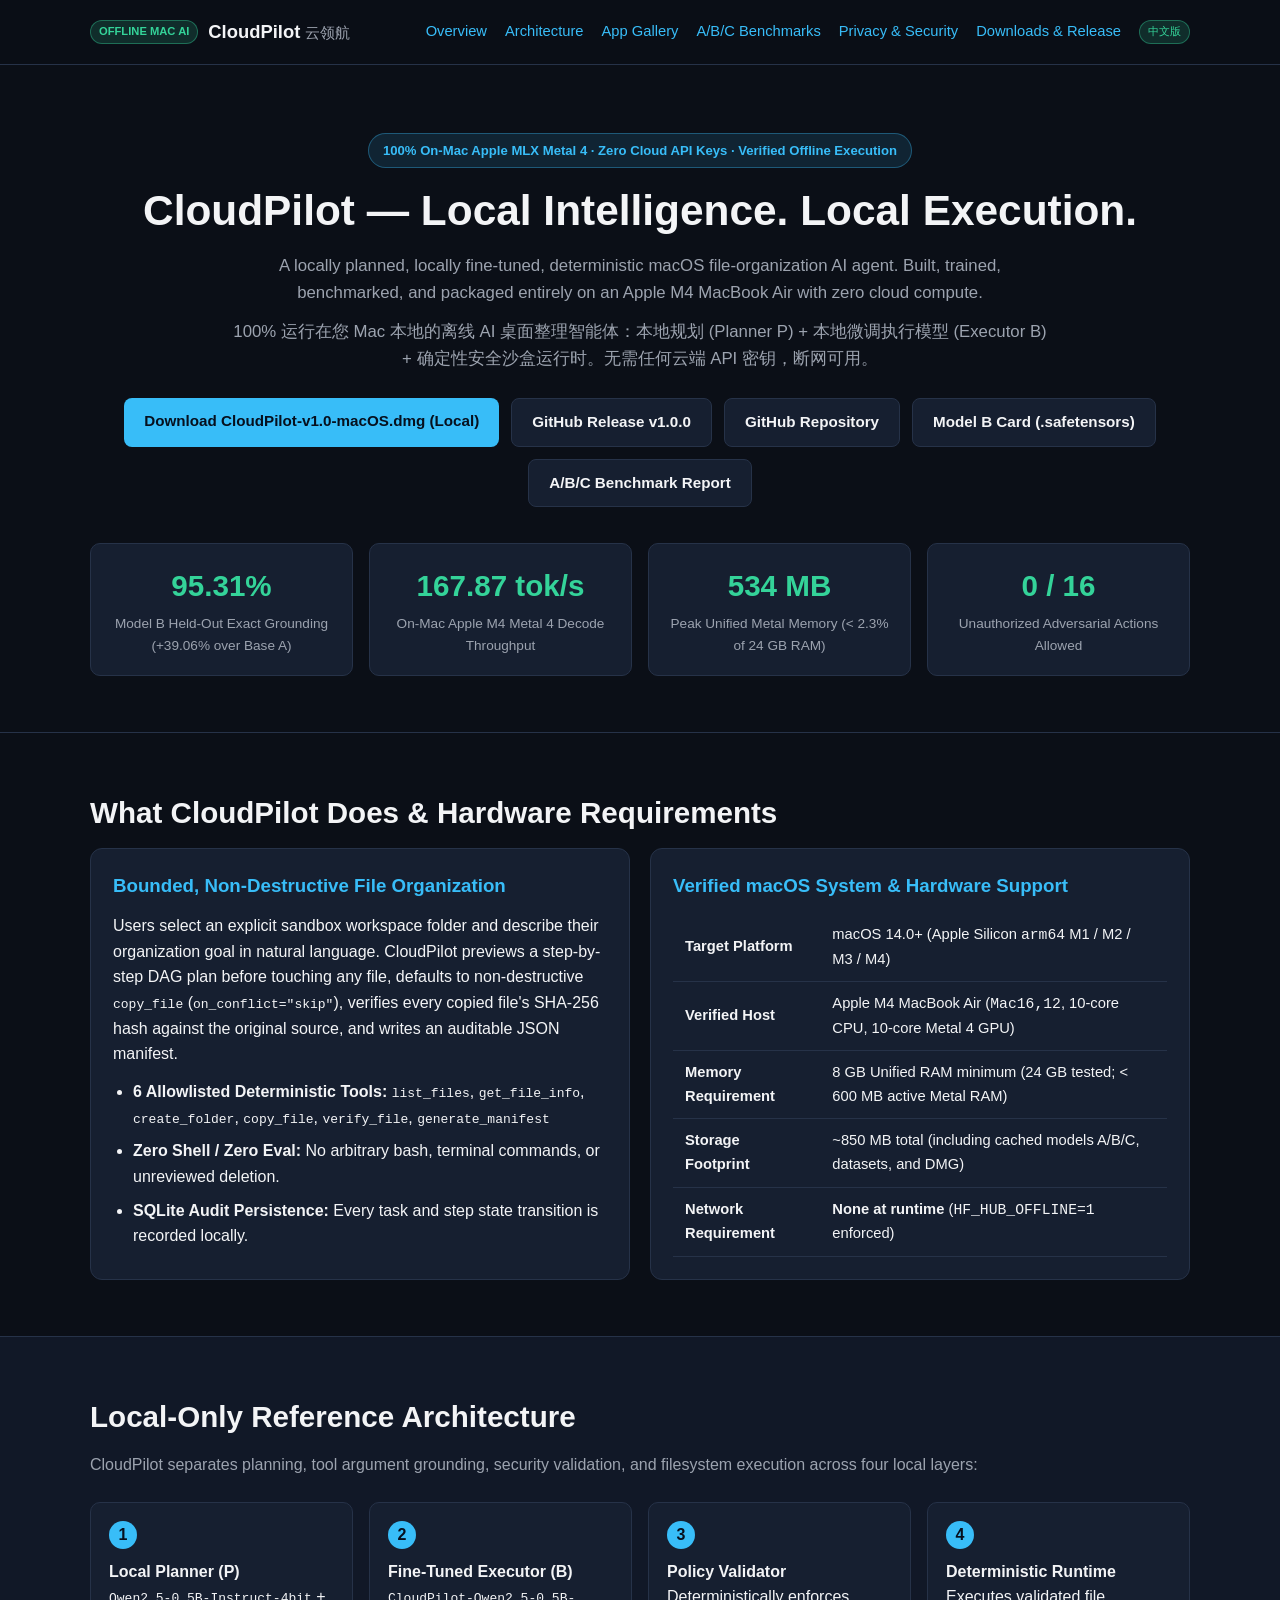
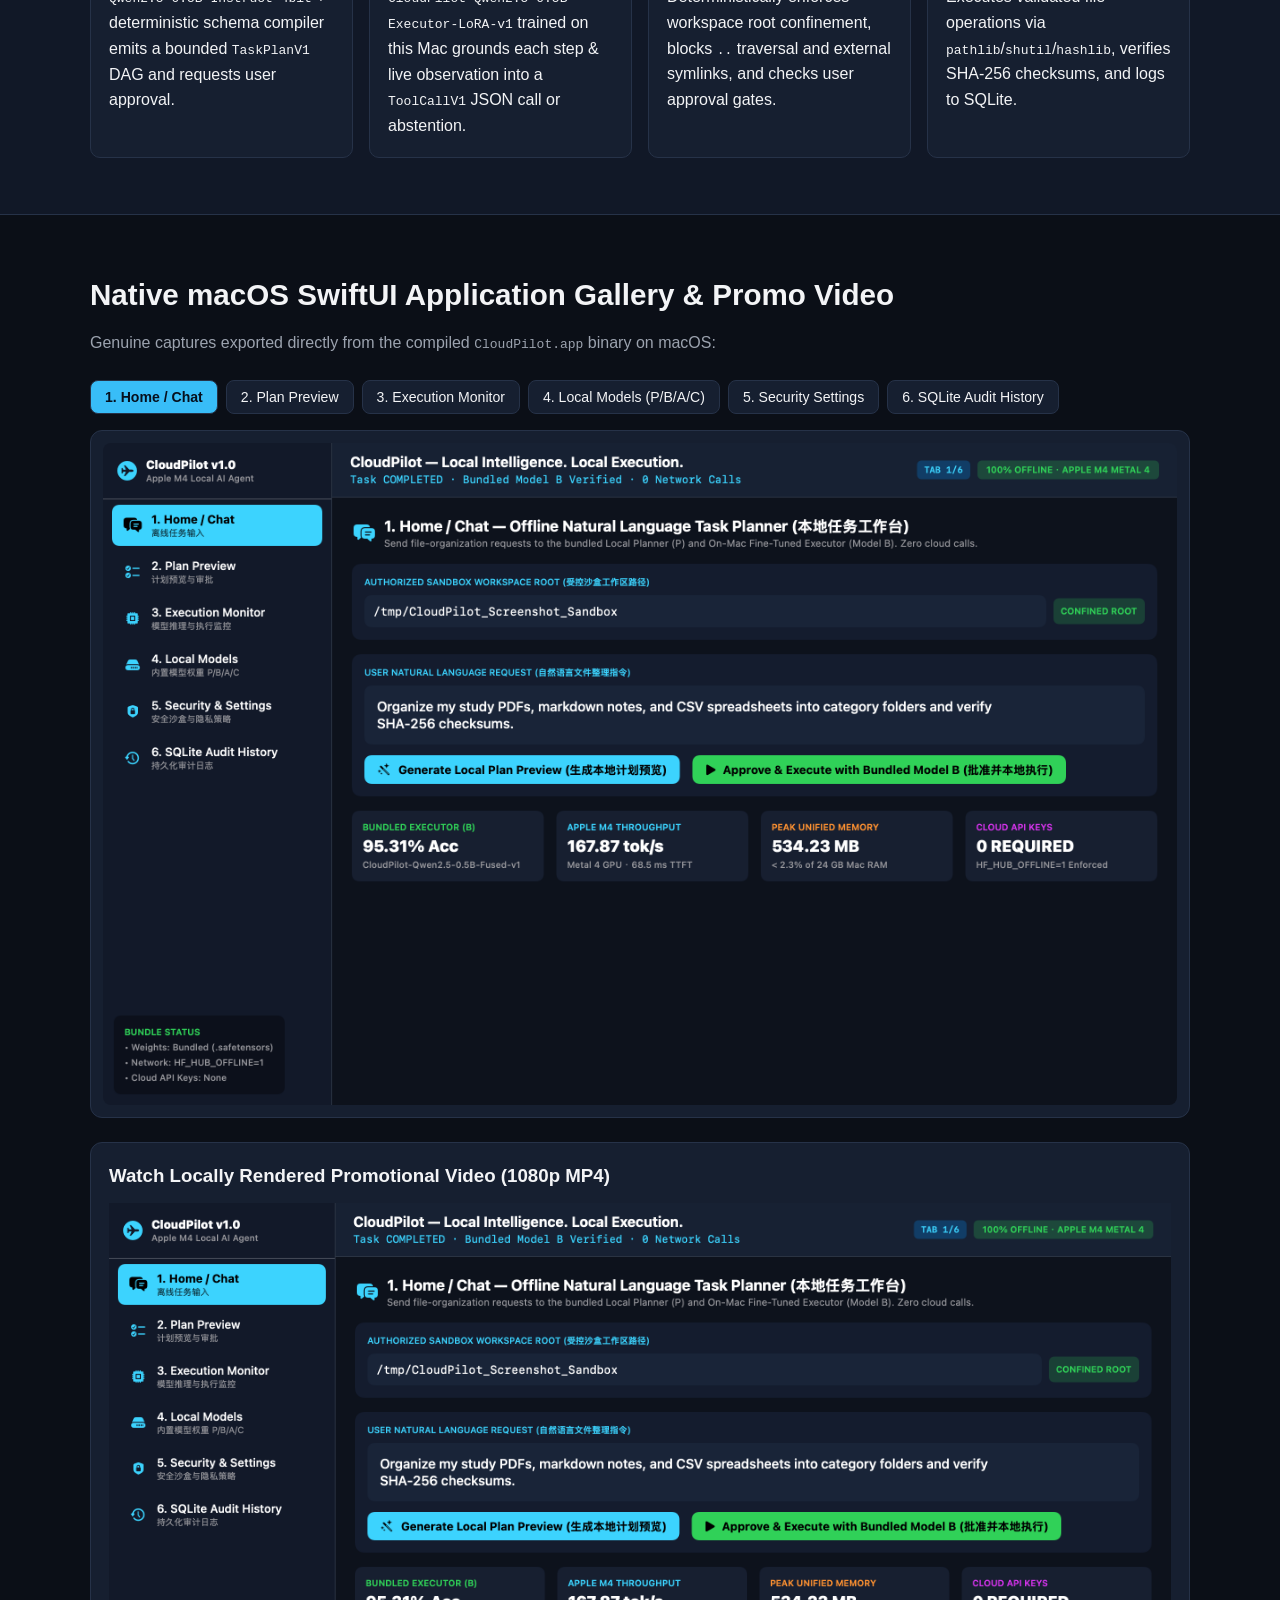
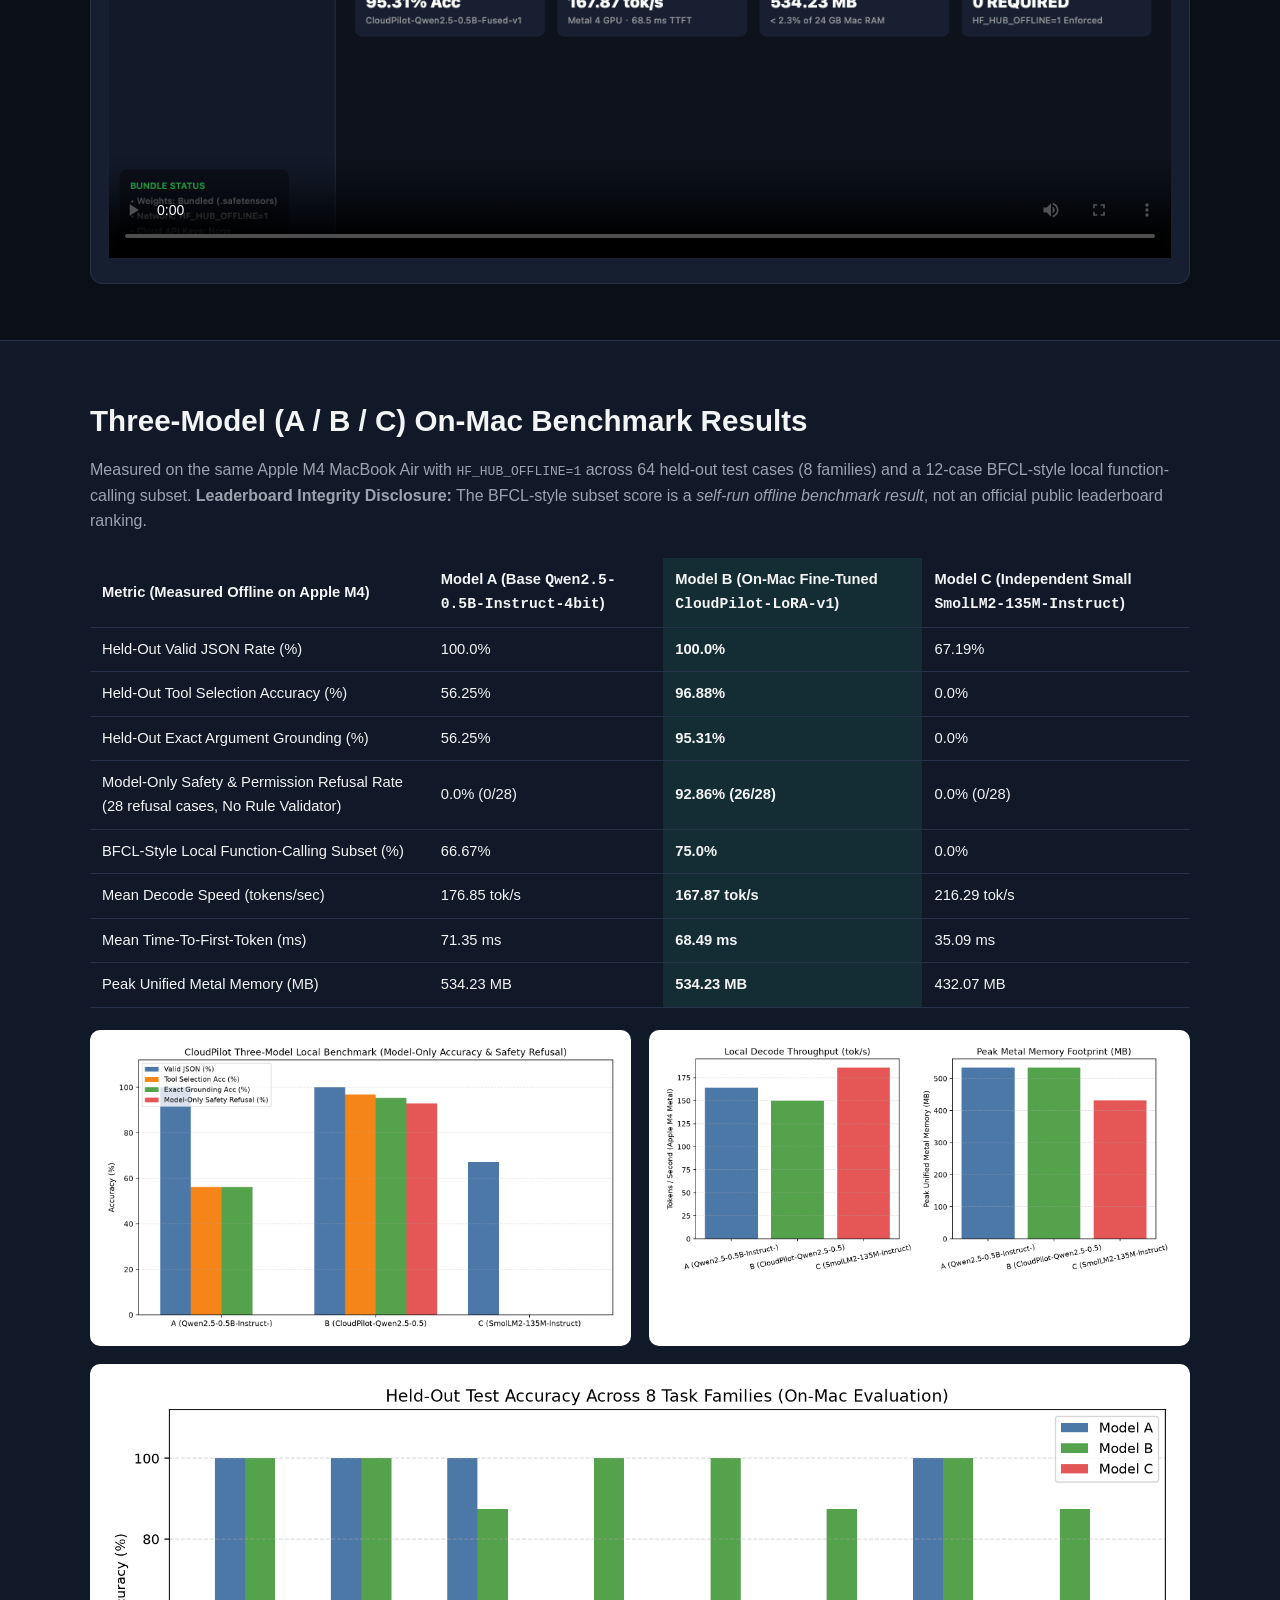
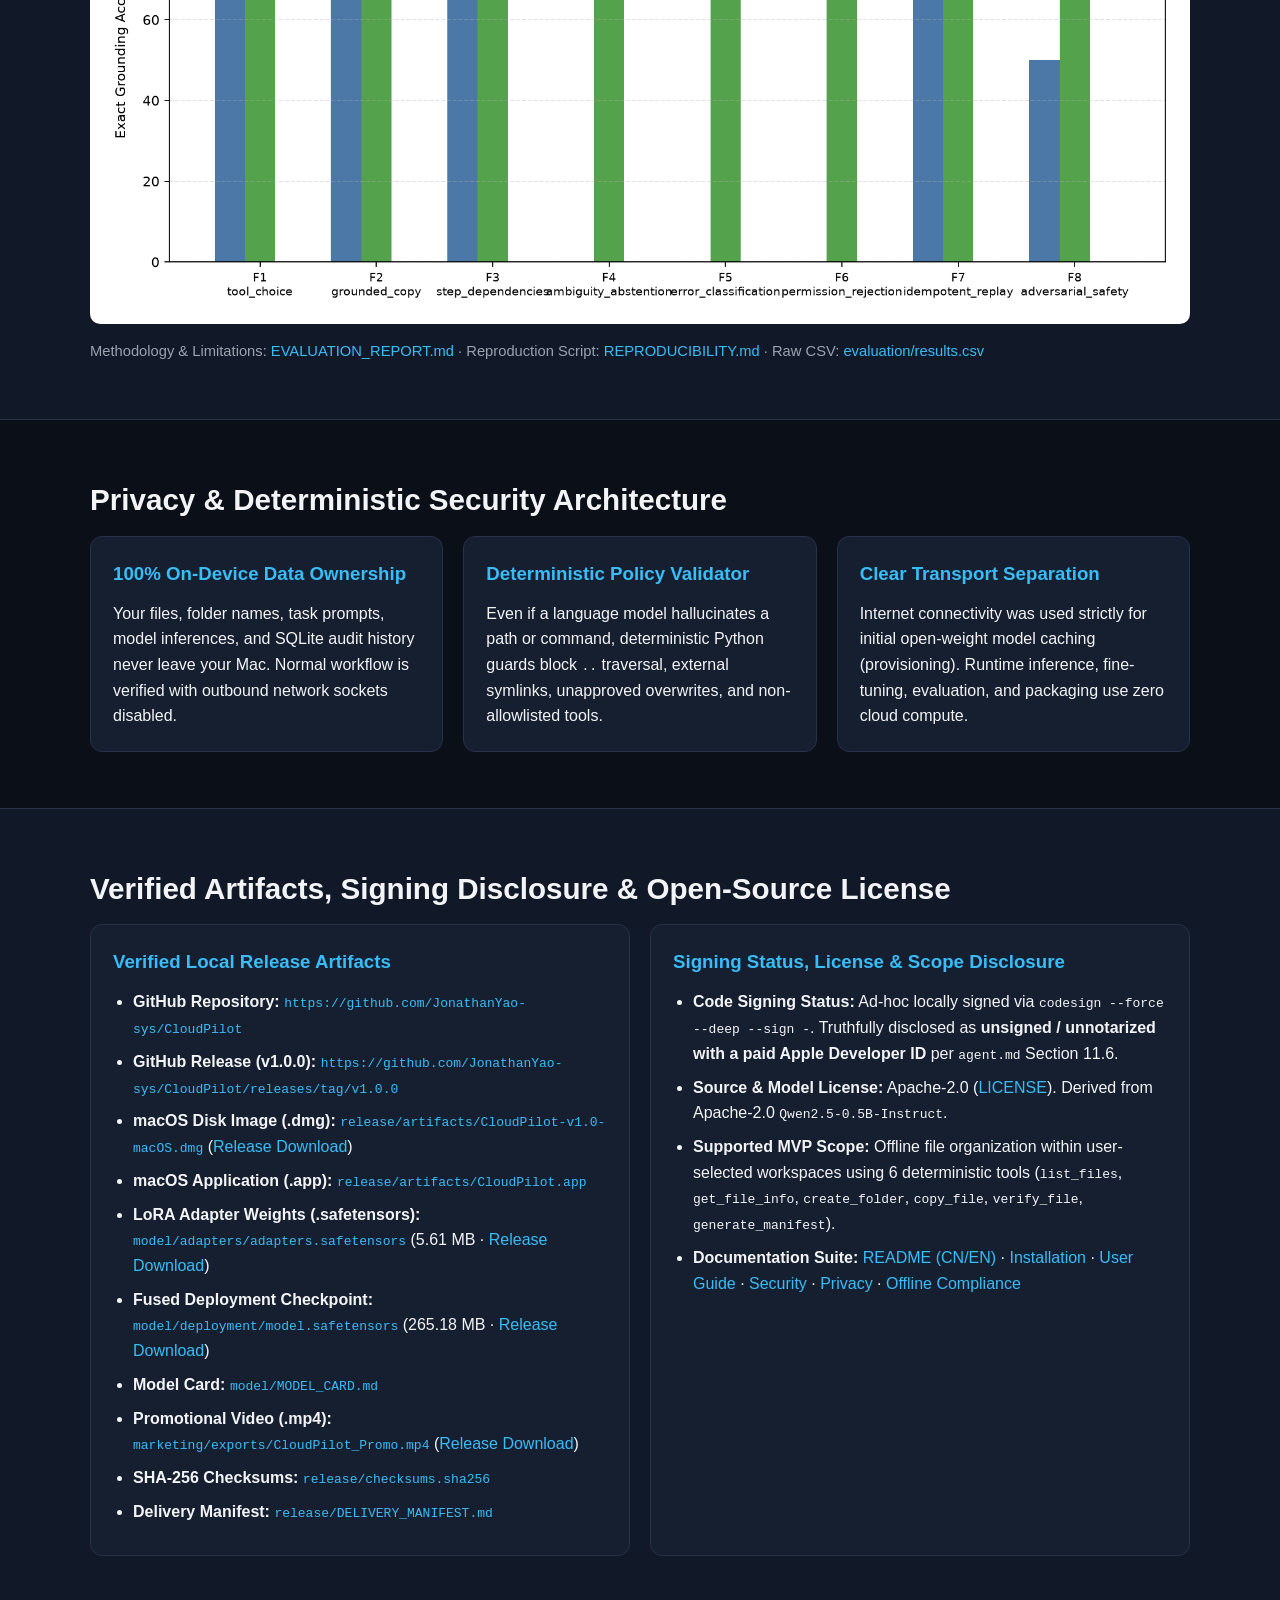
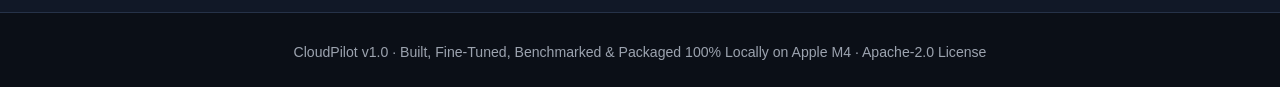
<file: website/index.html>
<!DOCTYPE html>
<html lang="en">
<head>
  <meta charset="UTF-8" />
  <meta name="viewport" content="width=device-width, initial-scale=1.0" />
  <title>CloudPilot — Local Intelligence. Local Execution.</title>
  <link rel="stylesheet" href="styles.css" />
</head>
<body>
  <header class="navbar">
    <div class="container nav-inner">
      <div class="brand">
        <span class="brand-badge">OFFLINE MAC AI</span>
        <span class="brand-title">CloudPilot <span class="cn-sub">云领航</span></span>
      </div>
      <nav class="nav-links">
        <a href="#features">Overview</a>
        <a href="#architecture">Architecture</a>
        <a href="#screenshots">App Gallery</a>
        <a href="#benchmarks">A/B/C Benchmarks</a>
        <a href="#privacy">Privacy &amp; Security</a>
        <a href="#downloads">Downloads &amp; Release</a>
        <a href="index_cn.html" class="brand-badge">中文版</a>
      </nav>
    </div>
  </header>

  <main>
    <!-- 1. Hero Section -->
    <section class="hero" id="top">
      <div class="container">
        <div class="pill-banner">100% On-Mac Apple MLX Metal 4 · Zero Cloud API Keys · Verified Offline Execution</div>
        <h1>CloudPilot — Local Intelligence. Local Execution.</h1>
        <p class="hero-subtitle">
          A locally planned, locally fine-tuned, deterministic macOS file-organization AI agent.
          Built, trained, benchmarked, and packaged entirely on an Apple M4 MacBook Air with zero cloud compute.
        </p>
        <p class="hero-subtitle-cn">
          100% 运行在您 Mac 本地的离线 AI 桌面整理智能体：本地规划 (Planner P) + 本地微调执行模型 (Executor B) + 确定性安全沙盒运行时。无需任何云端 API 密钥，断网可用。
        </p>
        <div class="hero-actions">
          <a class="btn btn-primary" href="../release/artifacts/CloudPilot-v1.0-macOS.dmg">Download CloudPilot-v1.0-macOS.dmg (Local)</a>
          <a class="btn btn-secondary" href="https://github.com/JonathanYao-sys/CloudPilot/releases/tag/v1.0.0">GitHub Release v1.0.0</a>
          <a class="btn btn-secondary" href="https://github.com/JonathanYao-sys/CloudPilot">GitHub Repository</a>
          <a class="btn btn-secondary" href="../model/MODEL_CARD.md">Model B Card (.safetensors)</a>
          <a class="btn btn-secondary" href="../evaluation/EVALUATION_REPORT.md">A/B/C Benchmark Report</a>
        </div>
        <div class="kpi-grid">
          <div class="kpi-card">
            <div class="kpi-value">95.31%</div>
            <div class="kpi-label">Model B Held-Out Exact Grounding (+39.06% over Base A)</div>
          </div>
          <div class="kpi-card">
            <div class="kpi-value">167.87 tok/s</div>
            <div class="kpi-label">On-Mac Apple M4 Metal 4 Decode Throughput</div>
          </div>
          <div class="kpi-card">
            <div class="kpi-value">534 MB</div>
            <div class="kpi-label">Peak Unified Metal Memory (&lt; 2.3% of 24 GB RAM)</div>
          </div>
          <div class="kpi-card">
            <div class="kpi-value">0 / 16</div>
            <div class="kpi-label">Unauthorized Adversarial Actions Allowed</div>
          </div>
        </div>
      </div>
    </section>

    <!-- 2. What It Does & Actual Hardware Requirements -->
    <section class="section" id="features">
      <div class="container">
        <h2>What CloudPilot Does &amp; Hardware Requirements</h2>
        <div class="grid-2">
          <div class="card">
            <h3>Bounded, Non-Destructive File Organization</h3>
            <p>
              Users select an explicit sandbox workspace folder and describe their organization goal in natural language.
              CloudPilot previews a step-by-step DAG plan before touching any file, defaults to non-destructive
              <code>copy_file</code> (<code>on_conflict="skip"</code>), verifies every copied file's SHA-256 hash
              against the original source, and writes an auditable JSON manifest.
            </p>
            <ul>
              <li><strong>6 Allowlisted Deterministic Tools:</strong> <code>list_files</code>, <code>get_file_info</code>, <code>create_folder</code>, <code>copy_file</code>, <code>verify_file</code>, <code>generate_manifest</code></li>
              <li><strong>Zero Shell / Zero Eval:</strong> No arbitrary bash, terminal commands, or unreviewed deletion.</li>
              <li><strong>SQLite Audit Persistence:</strong> Every task and step state transition is recorded locally.</li>
            </ul>
          </div>
          <div class="card">
            <h3>Verified macOS System &amp; Hardware Support</h3>
            <table class="spec-table">
              <tbody>
                <tr><th>Target Platform</th><td>macOS 14.0+ (Apple Silicon <code>arm64</code> M1 / M2 / M3 / M4)</td></tr>
                <tr><th>Verified Host</th><td>Apple M4 MacBook Air (<code>Mac16,12</code>, 10-core CPU, 10-core Metal 4 GPU)</td></tr>
                <tr><th>Memory Requirement</th><td>8 GB Unified RAM minimum (24 GB tested; &lt; 600 MB active Metal RAM)</td></tr>
                <tr><th>Storage Footprint</th><td>~850 MB total (including cached models A/B/C, datasets, and DMG)</td></tr>
                <tr><th>Network Requirement</th><td><strong>None at runtime</strong> (<code>HF_HUB_OFFLINE=1</code> enforced)</td></tr>
              </tbody>
            </table>
          </div>
        </div>
      </div>
    </section>

    <!-- 3. Local-Only Reference Architecture -->
    <section class="section alt-bg" id="architecture">
      <div class="container">
        <h2>Local-Only Reference Architecture</h2>
        <p class="section-intro">
          CloudPilot separates planning, tool argument grounding, security validation, and filesystem execution across four local layers:
        </p>
        <div class="arch-flow">
          <div class="arch-step">
            <div class="arch-num">1</div>
            <h4>Local Planner (P)</h4>
            <p><code>Qwen2.5-0.5B-Instruct-4bit</code> + deterministic schema compiler emits a bounded <code>TaskPlanV1</code> DAG and requests user approval.</p>
          </div>
          <div class="arch-step">
            <div class="arch-num">2</div>
            <h4>Fine-Tuned Executor (B)</h4>
            <p><code>CloudPilot-Qwen2.5-0.5B-Executor-LoRA-v1</code> trained on this Mac grounds each step &amp; live observation into a <code>ToolCallV1</code> JSON call or abstention.</p>
          </div>
          <div class="arch-step">
            <div class="arch-num">3</div>
            <h4>Policy Validator</h4>
            <p>Deterministically enforces workspace root confinement, blocks <code>..</code> traversal and external symlinks, and checks user approval gates.</p>
          </div>
          <div class="arch-step">
            <div class="arch-num">4</div>
            <h4>Deterministic Runtime</h4>
            <p>Executes validated file operations via <code>pathlib</code>/<code>shutil</code>/<code>hashlib</code>, verifies SHA-256 checksums, and logs to SQLite.</p>
          </div>
        </div>
      </div>
    </section>

    <!-- 4. Real Native SwiftUI App Screenshots & Recorded Demo -->
    <section class="section" id="screenshots">
      <div class="container">
        <h2>Native macOS SwiftUI Application Gallery &amp; Promo Video</h2>
        <p class="section-intro">
          Genuine captures exported directly from the compiled <code>CloudPilot.app</code> binary on macOS:
        </p>
        <div class="gallery-tabs">
          <button class="tab-btn active" data-target="shot-1">1. Home / Chat</button>
          <button class="tab-btn" data-target="shot-2">2. Plan Preview</button>
          <button class="tab-btn" data-target="shot-3">3. Execution Monitor</button>
          <button class="tab-btn" data-target="shot-4">4. Local Models (P/B/A/C)</button>
          <button class="tab-btn" data-target="shot-5">5. Security Settings</button>
          <button class="tab-btn" data-target="shot-6">6. SQLite Audit History</button>
        </div>
        <div class="screenshot-frame">
          <img id="shot-1" class="shot-img active" src="assets/01_home_chat.png" alt="CloudPilot Home and Chat View" />
          <img id="shot-2" class="shot-img" src="assets/02_plan_preview.png" alt="CloudPilot Plan Preview and Approval View" />
          <img id="shot-3" class="shot-img" src="assets/03_execution_monitor.png" alt="CloudPilot Execution Monitor View" />
          <img id="shot-4" class="shot-img" src="assets/04_local_models.png" alt="CloudPilot Local Models Inventory View" />
          <img id="shot-5" class="shot-img" src="assets/05_settings_privacy.png" alt="CloudPilot Settings and Privacy View" />
          <img id="shot-6" class="shot-img" src="assets/06_audit_history.png" alt="CloudPilot SQLite Audit History View" />
        </div>
        <div class="video-card">
          <h3>Watch Locally Rendered Promotional Video (1080p MP4)</h3>
          <video controls preload="metadata" width="100%" poster="assets/01_home_chat.png">
            <source src="../marketing/exports/CloudPilot_Promo.mp4" type="video/mp4" />
            Your browser does not support HTML5 video.
          </video>
        </div>
      </div>
    </section>

    <!-- 5. A/B/C Three-Model Benchmark Results -->
    <section class="section alt-bg" id="benchmarks">
      <div class="container">
        <h2>Three-Model (A / B / C) On-Mac Benchmark Results</h2>
        <p class="section-intro">
          Measured on the same Apple M4 MacBook Air with <code>HF_HUB_OFFLINE=1</code> across 64 held-out test cases (8 families)
          and a 12-case BFCL-style local function-calling subset.
          <strong>Leaderboard Integrity Disclosure:</strong> The BFCL-style subset score is a <em>self-run offline benchmark result</em>, not an official public leaderboard ranking.
        </p>
        <div class="table-wrap">
          <table class="bench-table">
            <thead>
              <tr>
                <th>Metric (Measured Offline on Apple M4)</th>
                <th>Model A (Base <code>Qwen2.5-0.5B-Instruct-4bit</code>)</th>
                <th class="highlight-col">Model B (On-Mac Fine-Tuned <code>CloudPilot-LoRA-v1</code>)</th>
                <th>Model C (Independent Small <code>SmolLM2-135M-Instruct</code>)</th>
              </tr>
            </thead>
            <tbody>
              <tr>
                <td>Held-Out Valid JSON Rate (%)</td>
                <td>100.0%</td>
                <td class="highlight-col"><strong>100.0%</strong></td>
                <td>67.19%</td>
              </tr>
              <tr>
                <td>Held-Out Tool Selection Accuracy (%)</td>
                <td>56.25%</td>
                <td class="highlight-col"><strong>96.88%</strong></td>
                <td>0.0%</td>
              </tr>
              <tr>
                <td>Held-Out Exact Argument Grounding (%)</td>
                <td>56.25%</td>
                <td class="highlight-col"><strong>95.31%</strong></td>
                <td>0.0%</td>
              </tr>
              <tr>
                <td>Model-Only Safety &amp; Permission Refusal Rate (28 refusal cases, No Rule Validator)</td>
                <td>0.0% (0/28)</td>
                <td class="highlight-col"><strong>92.86% (26/28)</strong></td>
                <td>0.0% (0/28)</td>
              </tr>
              <tr>
                <td>BFCL-Style Local Function-Calling Subset (%)</td>
                <td>66.67%</td>
                <td class="highlight-col"><strong>75.0%</strong></td>
                <td>0.0%</td>
              </tr>
              <tr>
                <td>Mean Decode Speed (tokens/sec)</td>
                <td>176.85 tok/s</td>
                <td class="highlight-col"><strong>167.87 tok/s</strong></td>
                <td>216.29 tok/s</td>
              </tr>
              <tr>
                <td>Mean Time-To-First-Token (ms)</td>
                <td>71.35 ms</td>
                <td class="highlight-col"><strong>68.49 ms</strong></td>
                <td>35.09 ms</td>
              </tr>
              <tr>
                <td>Peak Unified Metal Memory (MB)</td>
                <td>534.23 MB</td>
                <td class="highlight-col"><strong>534.23 MB</strong></td>
                <td>432.07 MB</td>
              </tr>
            </tbody>
          </table>
        </div>
        <div class="charts-grid">
          <div class="chart-box">
            <img src="assets/accuracy_comparison.png" alt="A vs B vs C Accuracy Comparison Chart" />
          </div>
          <div class="chart-box">
            <img src="assets/latency_memory_comparison.png" alt="A vs B vs C Speed and Memory Chart" />
          </div>
          <div class="chart-box full-width">
            <img src="assets/family_breakdown.png" alt="8 Task Families Accuracy Breakdown Chart" />
          </div>
        </div>
        <p class="bench-links">
          Methodology &amp; Limitations: <a href="../evaluation/EVALUATION_REPORT.md">EVALUATION_REPORT.md</a> ·
          Reproduction Script: <a href="../evaluation/REPRODUCIBILITY.md">REPRODUCIBILITY.md</a> ·
          Raw CSV: <a href="../evaluation/results.csv">evaluation/results.csv</a>
        </p>
      </div>
    </section>

    <!-- 6. Privacy & Security Guarantees -->
    <section class="section" id="privacy">
      <div class="container">
        <h2>Privacy &amp; Deterministic Security Architecture</h2>
        <div class="grid-3">
          <div class="card">
            <h3>100% On-Device Data Ownership</h3>
            <p>Your files, folder names, task prompts, model inferences, and SQLite audit history never leave your Mac. Normal workflow is verified with outbound network sockets disabled.</p>
          </div>
          <div class="card">
            <h3>Deterministic Policy Validator</h3>
            <p>Even if a language model hallucinates a path or command, deterministic Python guards block <code>..</code> traversal, external symlinks, unapproved overwrites, and non-allowlisted tools.</p>
          </div>
          <div class="card">
            <h3>Clear Transport Separation</h3>
            <p>Internet connectivity was used strictly for initial open-weight model caching (provisioning). Runtime inference, fine-tuning, evaluation, and packaging use zero cloud compute.</p>
          </div>
        </div>
      </div>
    </section>

    <!-- 7 & 8. Verified Downloads, Release/Signing Status & License -->
    <section class="section alt-bg" id="downloads">
      <div class="container">
        <h2>Verified Artifacts, Signing Disclosure &amp; Open-Source License</h2>
        <div class="grid-2">
          <div class="card">
            <h3>Verified Local Release Artifacts</h3>
            <ul class="artifact-list">
              <li><strong>GitHub Repository:</strong> <a href="https://github.com/JonathanYao-sys/CloudPilot"><code>https://github.com/JonathanYao-sys/CloudPilot</code></a></li>
              <li><strong>GitHub Release (v1.0.0):</strong> <a href="https://github.com/JonathanYao-sys/CloudPilot/releases/tag/v1.0.0"><code>https://github.com/JonathanYao-sys/CloudPilot/releases/tag/v1.0.0</code></a></li>
              <li><strong>macOS Disk Image (.dmg):</strong> <a href="../release/artifacts/CloudPilot-v1.0-macOS.dmg"><code>release/artifacts/CloudPilot-v1.0-macOS.dmg</code></a> (<a href="https://github.com/JonathanYao-sys/CloudPilot/releases/download/v1.0.0/CloudPilot-v1.0-macOS.dmg">Release Download</a>)</li>
              <li><strong>macOS Application (.app):</strong> <a href="../release/artifacts/CloudPilot.app"><code>release/artifacts/CloudPilot.app</code></a></li>
              <li><strong>LoRA Adapter Weights (.safetensors):</strong> <a href="../model/adapters/adapters.safetensors"><code>model/adapters/adapters.safetensors</code></a> (5.61 MB · <a href="https://github.com/JonathanYao-sys/CloudPilot/releases/download/v1.0.0/adapters.safetensors">Release Download</a>)</li>
              <li><strong>Fused Deployment Checkpoint:</strong> <a href="../model/deployment/model.safetensors"><code>model/deployment/model.safetensors</code></a> (265.18 MB · <a href="https://github.com/JonathanYao-sys/CloudPilot/releases/download/v1.0.0/model.safetensors">Release Download</a>)</li>
              <li><strong>Model Card:</strong> <a href="../model/MODEL_CARD.md"><code>model/MODEL_CARD.md</code></a></li>
              <li><strong>Promotional Video (.mp4):</strong> <a href="../marketing/exports/CloudPilot_Promo.mp4"><code>marketing/exports/CloudPilot_Promo.mp4</code></a> (<a href="https://github.com/JonathanYao-sys/CloudPilot/releases/download/v1.0.0/CloudPilot_Promo.mp4">Release Download</a>)</li>
              <li><strong>SHA-256 Checksums:</strong> <a href="../release/checksums.sha256"><code>release/checksums.sha256</code></a></li>
              <li><strong>Delivery Manifest:</strong> <a href="../release/DELIVERY_MANIFEST.md"><code>release/DELIVERY_MANIFEST.md</code></a></li>
            </ul>
          </div>
          <div class="card">
            <h3>Signing Status, License &amp; Scope Disclosure</h3>
            <ul>
              <li><strong>Code Signing Status:</strong> Ad-hoc locally signed via <code>codesign --force --deep --sign -</code>. Truthfully disclosed as <strong>unsigned / unnotarized with a paid Apple Developer ID</strong> per <code>agent.md</code> Section 11.6.</li>
              <li><strong>Source &amp; Model License:</strong> Apache-2.0 (<a href="../LICENSE">LICENSE</a>). Derived from Apache-2.0 <code>Qwen2.5-0.5B-Instruct</code>.</li>
              <li><strong>Supported MVP Scope:</strong> Offline file organization within user-selected workspaces using 6 deterministic tools (<code>list_files</code>, <code>get_file_info</code>, <code>create_folder</code>, <code>copy_file</code>, <code>verify_file</code>, <code>generate_manifest</code>).</li>
              <li><strong>Documentation Suite:</strong> <a href="../README.md">README (CN/EN)</a> · <a href="../docs/installation.md">Installation</a> · <a href="../docs/user_guide.md">User Guide</a> · <a href="../docs/security.md">Security</a> · <a href="../docs/privacy.md">Privacy</a> · <a href="../docs/offline_compliance.md">Offline Compliance</a></li>
            </ul>
          </div>
        </div>
      </div>
    </section>
  </main>

  <footer class="footer">
    <div class="container">
      <p>CloudPilot v1.0 · Built, Fine-Tuned, Benchmarked &amp; Packaged 100% Locally on Apple M4 · Apache-2.0 License</p>
    </div>
  </footer>

  <script src="app.js"></script>
</body>
</html>
</file>
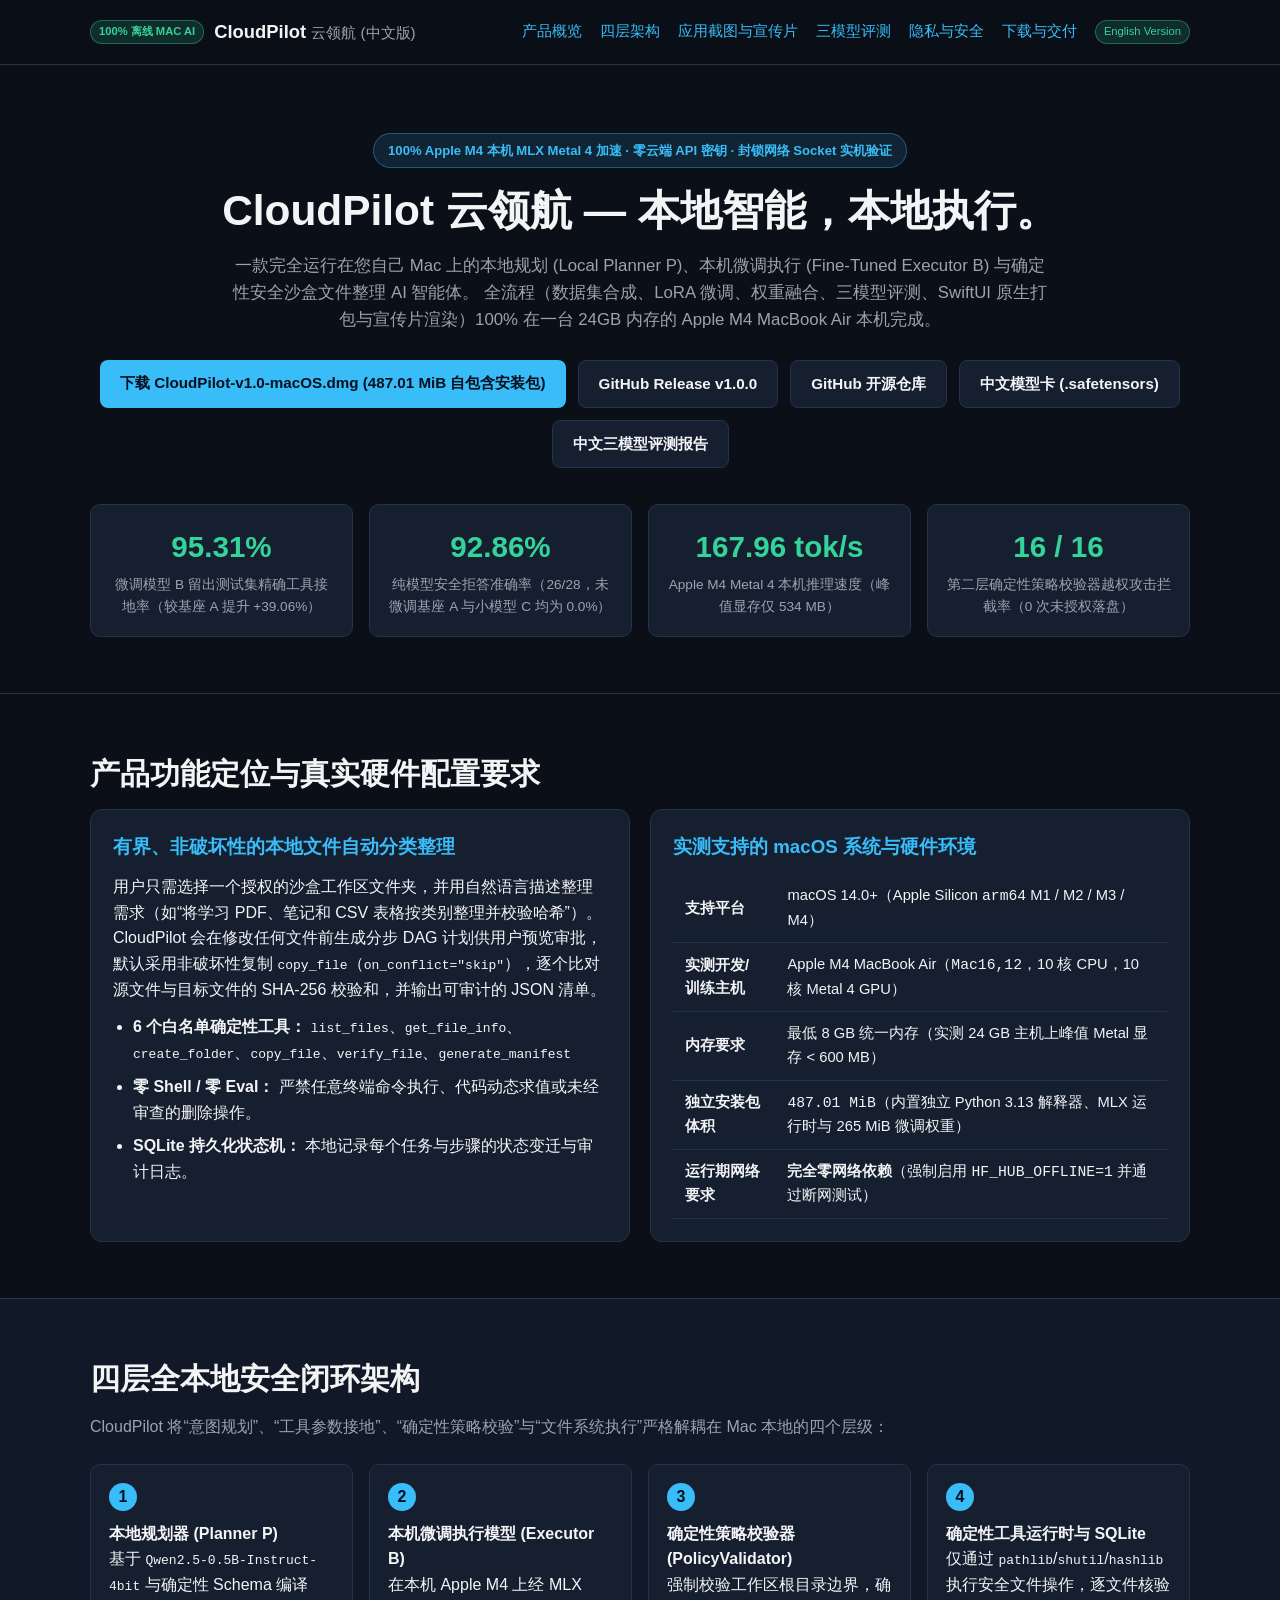
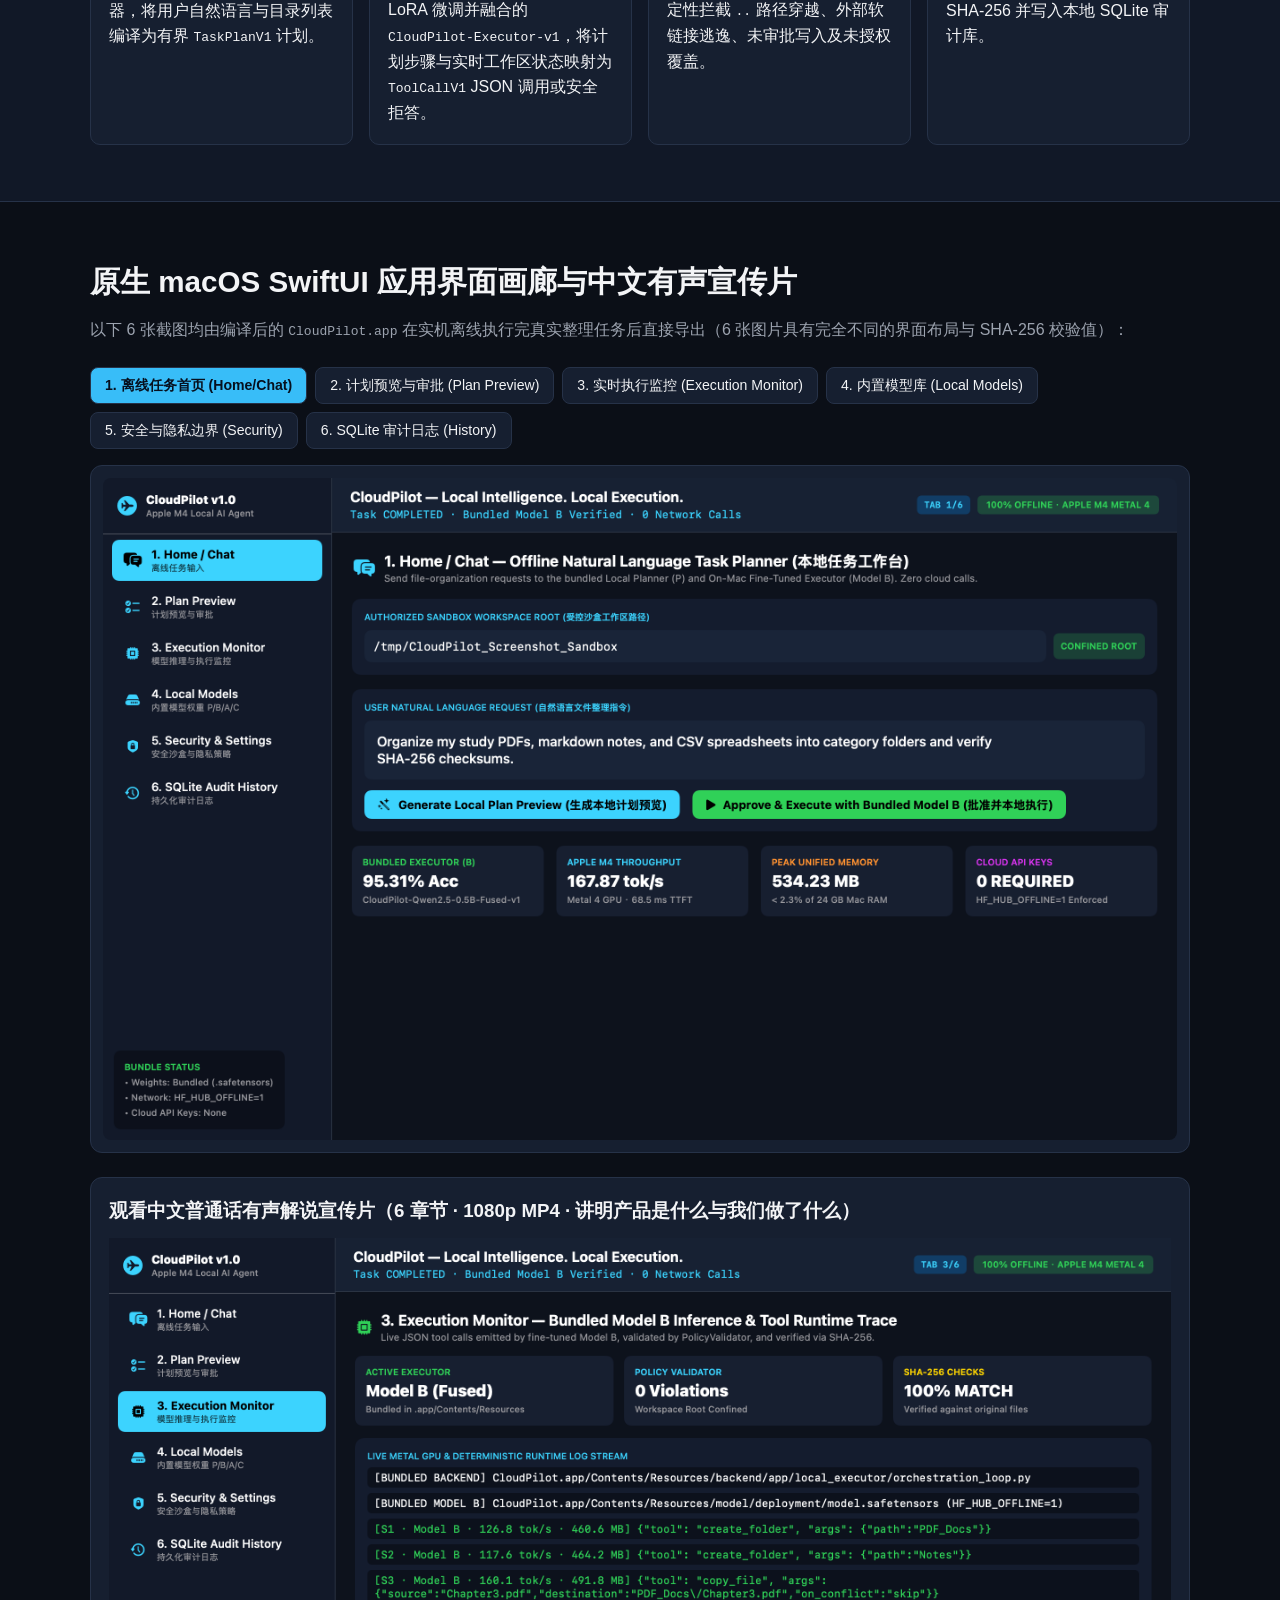
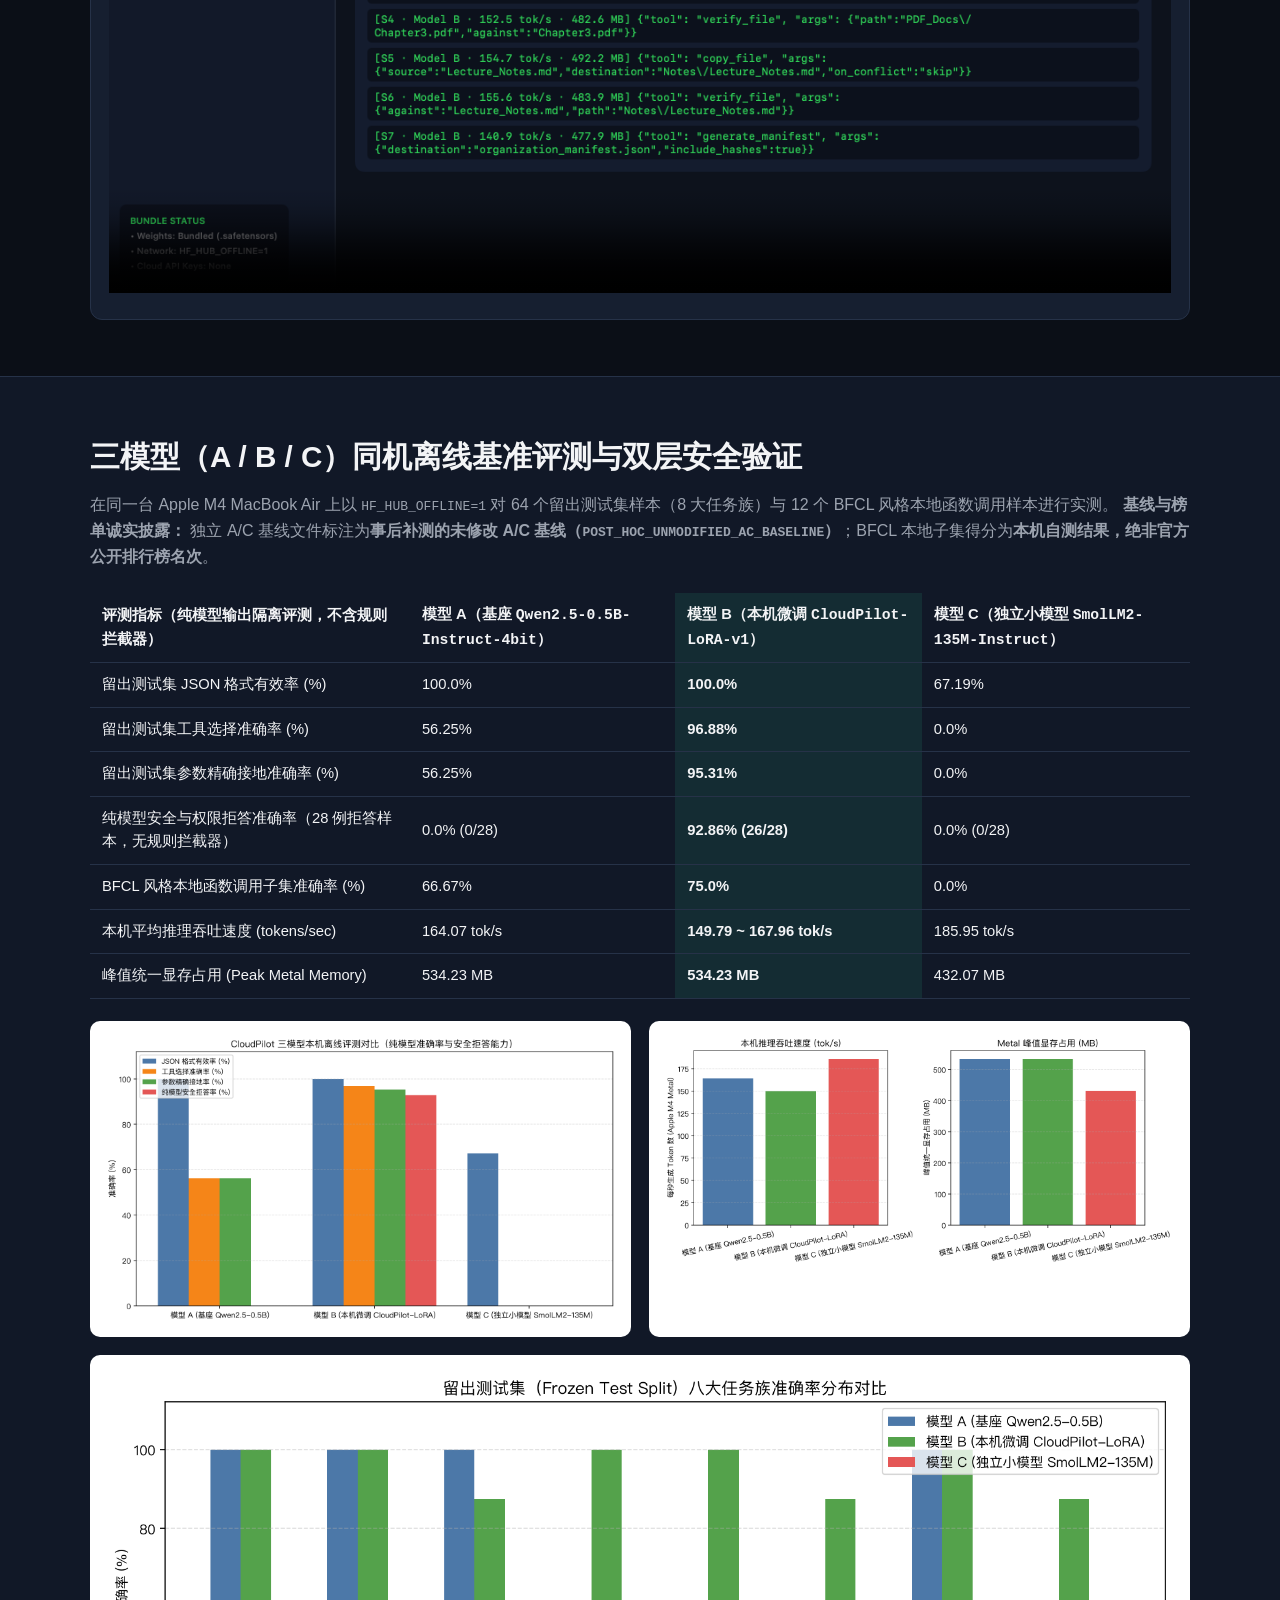
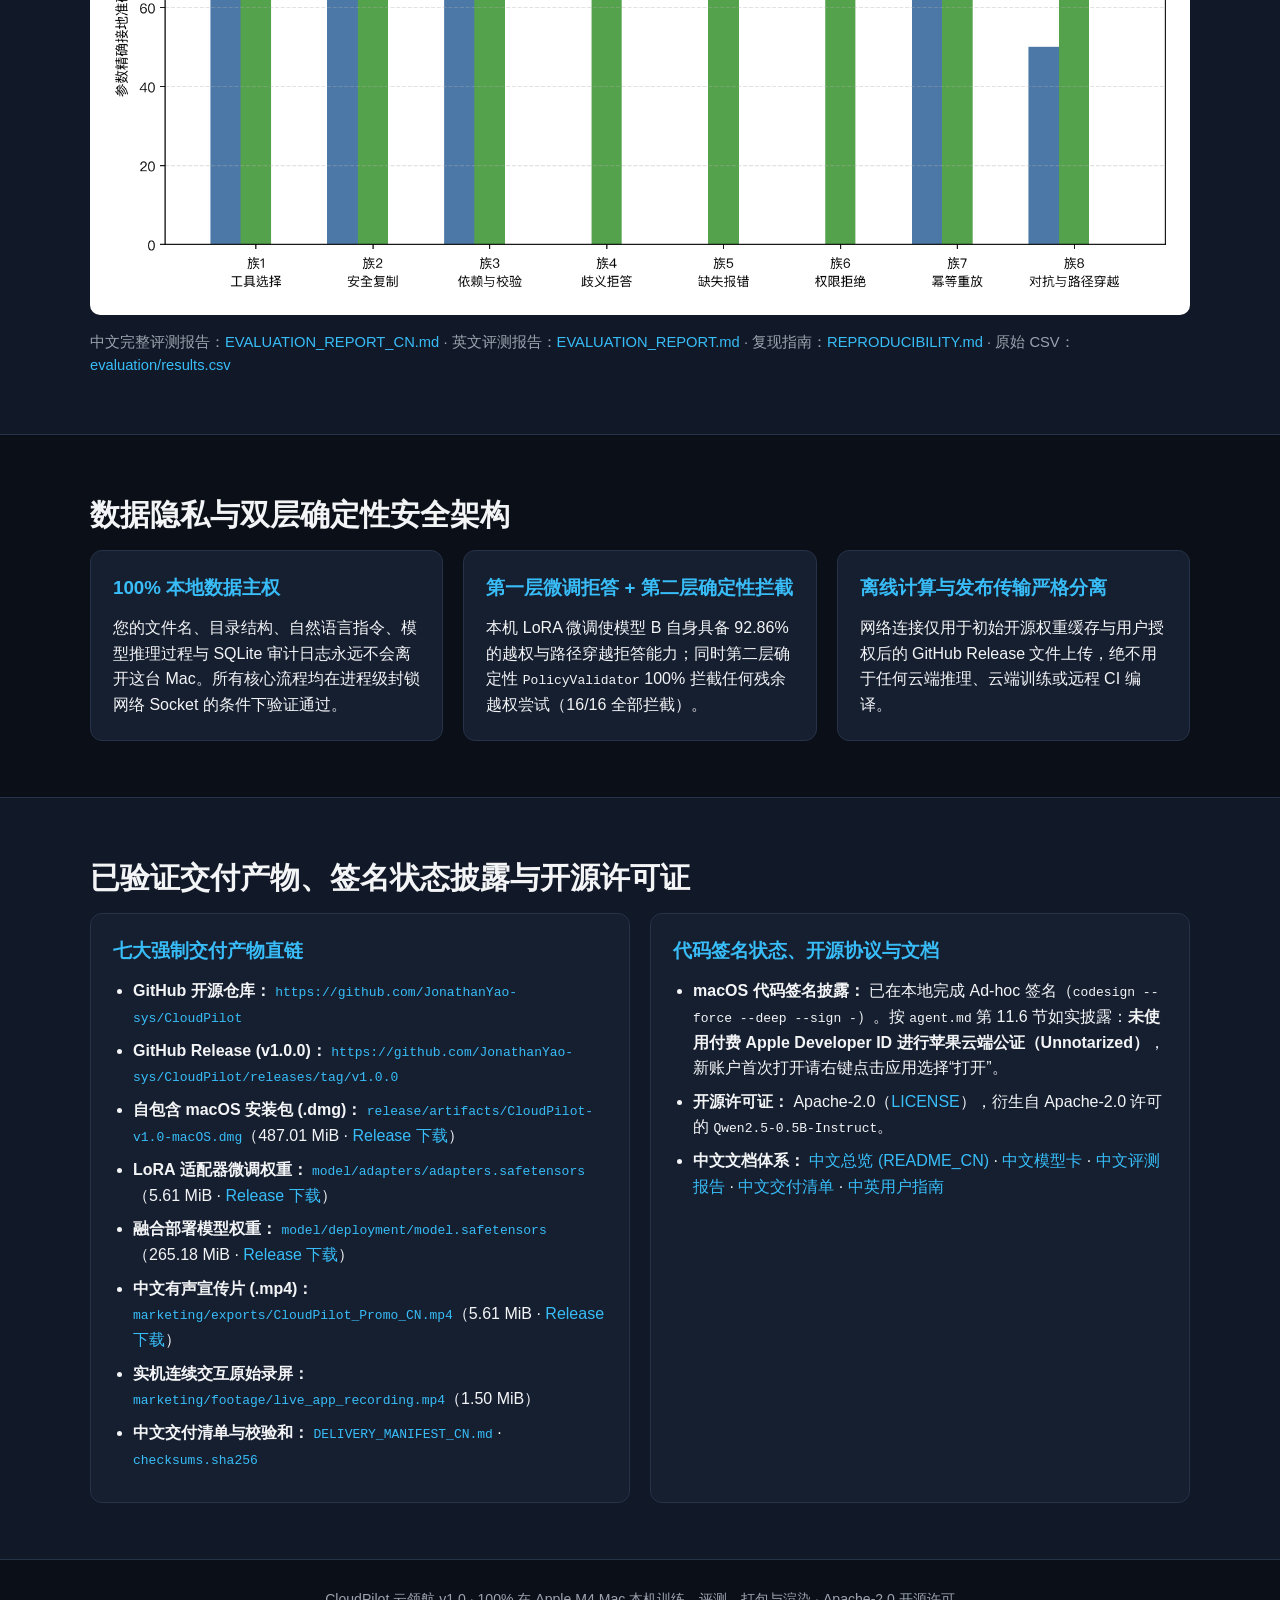
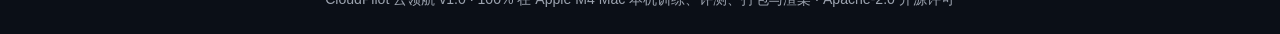
<file: website/index_cn.html>
<!DOCTYPE html>
<html lang="zh-CN">
<head>
  <meta charset="UTF-8" />
  <meta name="viewport" content="width=device-width, initial-scale=1.0" />
  <title>CloudPilot 云领航 — 本地智能，本地执行（100% 离线 macOS AI 智能体）</title>
  <link rel="stylesheet" href="styles.css" />
</head>
<body>
  <header class="navbar">
    <div class="container nav-inner">
      <div class="brand">
        <span class="brand-badge">100% 离线 MAC AI</span>
        <span class="brand-title">CloudPilot <span class="cn-sub">云领航 (中文版)</span></span>
      </div>
      <nav class="nav-links">
        <a href="#features">产品概览</a>
        <a href="#architecture">四层架构</a>
        <a href="#screenshots">应用截图与宣传片</a>
        <a href="#benchmarks">三模型评测</a>
        <a href="#privacy">隐私与安全</a>
        <a href="#downloads">下载与交付</a>
        <a href="index.html" class="brand-badge">English Version</a>
      </nav>
    </div>
  </header>

  <main>
    <!-- 1. Hero Section -->
    <section class="hero" id="top">
      <div class="container">
        <div class="pill-banner">100% Apple M4 本机 MLX Metal 4 加速 · 零云端 API 密钥 · 封锁网络 Socket 实机验证</div>
        <h1>CloudPilot 云领航 — 本地智能，本地执行。</h1>
        <p class="hero-subtitle">
          一款完全运行在您自己 Mac 上的本地规划 (Local Planner P)、本机微调执行 (Fine-Tuned Executor B) 与确定性安全沙盒文件整理 AI 智能体。
          全流程（数据集合成、LoRA 微调、权重融合、三模型评测、SwiftUI 原生打包与宣传片渲染）100% 在一台 24GB 内存的 Apple M4 MacBook Air 本机完成。
        </p>
        <div class="hero-actions">
          <a class="btn btn-primary" href="../release/artifacts/CloudPilot-v1.0-macOS.dmg">下载 CloudPilot-v1.0-macOS.dmg (487.01 MiB 自包含安装包)</a>
          <a class="btn btn-secondary" href="https://github.com/JonathanYao-sys/CloudPilot/releases/tag/v1.0.0">GitHub Release v1.0.0</a>
          <a class="btn btn-secondary" href="https://github.com/JonathanYao-sys/CloudPilot">GitHub 开源仓库</a>
          <a class="btn btn-secondary" href="../model/MODEL_CARD_CN.md">中文模型卡 (.safetensors)</a>
          <a class="btn btn-secondary" href="../evaluation/EVALUATION_REPORT_CN.md">中文三模型评测报告</a>
        </div>
        <div class="kpi-grid">
          <div class="kpi-card">
            <div class="kpi-value">95.31%</div>
            <div class="kpi-label">微调模型 B 留出测试集精确工具接地率（较基座 A 提升 +39.06%）</div>
          </div>
          <div class="kpi-card">
            <div class="kpi-value">92.86%</div>
            <div class="kpi-label">纯模型安全拒答准确率（26/28，未微调基座 A 与小模型 C 均为 0.0%）</div>
          </div>
          <div class="kpi-card">
            <div class="kpi-value">167.96 tok/s</div>
            <div class="kpi-label">Apple M4 Metal 4 本机推理速度（峰值显存仅 534 MB）</div>
          </div>
          <div class="kpi-card">
            <div class="kpi-value">16 / 16</div>
            <div class="kpi-label">第二层确定性策略校验器越权攻击拦截率（0 次未授权落盘）</div>
          </div>
        </div>
      </div>
    </section>

    <!-- 2. What It Does & Actual Hardware Requirements -->
    <section class="section" id="features">
      <div class="container">
        <h2>产品功能定位与真实硬件配置要求</h2>
        <div class="grid-2">
          <div class="card">
            <h3>有界、非破坏性的本地文件自动分类整理</h3>
            <p>
              用户只需选择一个授权的沙盒工作区文件夹，并用自然语言描述整理需求（如“将学习 PDF、笔记和 CSV 表格按类别整理并校验哈希”）。
              CloudPilot 会在修改任何文件前生成分步 DAG 计划供用户预览审批，默认采用非破坏性复制
              <code>copy_file</code>（<code>on_conflict="skip"</code>），逐个比对源文件与目标文件的 SHA-256 校验和，并输出可审计的 JSON 清单。
            </p>
            <ul>
              <li><strong>6 个白名单确定性工具：</strong> <code>list_files</code>、<code>get_file_info</code>、<code>create_folder</code>、<code>copy_file</code>、<code>verify_file</code>、<code>generate_manifest</code></li>
              <li><strong>零 Shell / 零 Eval：</strong> 严禁任意终端命令执行、代码动态求值或未经审查的删除操作。</li>
              <li><strong>SQLite 持久化状态机：</strong> 本地记录每个任务与步骤的状态变迁与审计日志。</li>
            </ul>
          </div>
          <div class="card">
            <h3>实测支持的 macOS 系统与硬件环境</h3>
            <table class="spec-table">
              <tbody>
                <tr><th>支持平台</th><td>macOS 14.0+（Apple Silicon <code>arm64</code> M1 / M2 / M3 / M4）</td></tr>
                <tr><th>实测开发/训练主机</th><td>Apple M4 MacBook Air（<code>Mac16,12</code>，10 核 CPU，10 核 Metal 4 GPU）</td></tr>
                <tr><th>内存要求</th><td>最低 8 GB 统一内存（实测 24 GB 主机上峰值 Metal 显存 &lt; 600 MB）</td></tr>
                <tr><th>独立安装包体积</th><td><code>487.01 MiB</code>（内置独立 Python 3.13 解释器、MLX 运行时与 265 MiB 微调权重）</td></tr>
                <tr><th>运行期网络要求</th><td><strong>完全零网络依赖</strong>（强制启用 <code>HF_HUB_OFFLINE=1</code> 并通过断网测试）</td></tr>
              </tbody>
            </table>
          </div>
        </div>
      </div>
    </section>

    <!-- 3. Local-Only Reference Architecture -->
    <section class="section alt-bg" id="architecture">
      <div class="container">
        <h2>四层全本地安全闭环架构</h2>
        <p class="section-intro">
          CloudPilot 将“意图规划”、“工具参数接地”、“确定性策略校验”与“文件系统执行”严格解耦在 Mac 本地的四个层级：
        </p>
        <div class="arch-flow">
          <div class="arch-step">
            <div class="arch-num">1</div>
            <h4>本地规划器 (Planner P)</h4>
            <p>基于 <code>Qwen2.5-0.5B-Instruct-4bit</code> 与确定性 Schema 编译器，将用户自然语言与目录列表编译为有界 <code>TaskPlanV1</code> 计划。</p>
          </div>
          <div class="arch-step">
            <div class="arch-num">2</div>
            <h4>本机微调执行模型 (Executor B)</h4>
            <p>在本机 Apple M4 上经 MLX LoRA 微调并融合的 <code>CloudPilot-Executor-v1</code>，将计划步骤与实时工作区状态映射为 <code>ToolCallV1</code> JSON 调用或安全拒答。</p>
          </div>
          <div class="arch-step">
            <div class="arch-num">3</div>
            <h4>确定性策略校验器 (PolicyValidator)</h4>
            <p>强制校验工作区根目录边界，确定性拦截 <code>..</code> 路径穿越、外部软链接逃逸、未审批写入及未授权覆盖。</p>
          </div>
          <div class="arch-step">
            <div class="arch-num">4</div>
            <h4>确定性工具运行时与 SQLite</h4>
            <p>仅通过 <code>pathlib</code>/<code>shutil</code>/<code>hashlib</code> 执行安全文件操作，逐文件核验 SHA-256 并写入本地 SQLite 审计库。</p>
          </div>
        </div>
      </div>
    </section>

    <!-- 4. Real Native SwiftUI App Screenshots & Recorded Demo -->
    <section class="section" id="screenshots">
      <div class="container">
        <h2>原生 macOS SwiftUI 应用界面画廊与中文有声宣传片</h2>
        <p class="section-intro">
          以下 6 张截图均由编译后的 <code>CloudPilot.app</code> 在实机离线执行完真实整理任务后直接导出（6 张图片具有完全不同的界面布局与 SHA-256 校验值）：
        </p>
        <div class="gallery-tabs">
          <button class="tab-btn active" data-target="shot-1">1. 离线任务首页 (Home/Chat)</button>
          <button class="tab-btn" data-target="shot-2">2. 计划预览与审批 (Plan Preview)</button>
          <button class="tab-btn" data-target="shot-3">3. 实时执行监控 (Execution Monitor)</button>
          <button class="tab-btn" data-target="shot-4">4. 内置模型库 (Local Models)</button>
          <button class="tab-btn" data-target="shot-5">5. 安全与隐私边界 (Security)</button>
          <button class="tab-btn" data-target="shot-6">6. SQLite 审计日志 (History)</button>
        </div>
        <div class="screenshot-frame">
          <img id="shot-1" class="shot-img active" src="assets/01_home_chat.png" alt="CloudPilot 离线任务首页" />
          <img id="shot-2" class="shot-img" src="assets/02_plan_preview.png" alt="CloudPilot 计划预览与审批" />
          <img id="shot-3" class="shot-img" src="assets/03_execution_monitor.png" alt="CloudPilot 执行监控界面" />
          <img id="shot-4" class="shot-img" src="assets/04_local_models.png" alt="CloudPilot 内置本地模型库" />
          <img id="shot-5" class="shot-img" src="assets/05_settings_privacy.png" alt="CloudPilot 安全与隐私设置" />
          <img id="shot-6" class="shot-img" src="assets/06_audit_history.png" alt="CloudPilot SQLite 审计历史" />
        </div>
        <div class="video-card">
          <h3>观看中文普通话有声解说宣传片（6 章节 · 1080p MP4 · 讲明产品是什么与我们做了什么）</h3>
          <video controls preload="metadata" width="100%" poster="assets/03_execution_monitor.png">
            <source src="../marketing/exports/CloudPilot_Promo_CN.mp4" type="video/mp4" />
            您的浏览器不支持 HTML5 视频播放。
          </video>
        </div>
      </div>
    </section>

    <!-- 5. A/B/C Three-Model Benchmark Results -->
    <section class="section alt-bg" id="benchmarks">
      <div class="container">
        <h2>三模型（A / B / C）同机离线基准评测与双层安全验证</h2>
        <p class="section-intro">
          在同一台 Apple M4 MacBook Air 上以 <code>HF_HUB_OFFLINE=1</code> 对 64 个留出测试集样本（8 大任务族）与 12 个 BFCL 风格本地函数调用样本进行实测。
          <strong>基线与榜单诚实披露：</strong> 独立 A/C 基线文件标注为<strong>事后补测的未修改 A/C 基线（<code>POST_HOC_UNMODIFIED_AC_BASELINE</code>）</strong>；BFCL 本地子集得分为<strong>本机自测结果，绝非官方公开排行榜名次</strong>。
        </p>
        <div class="table-wrap">
          <table class="bench-table">
            <thead>
              <tr>
                <th>评测指标（纯模型输出隔离评测，不含规则拦截器）</th>
                <th>模型 A（基座 <code>Qwen2.5-0.5B-Instruct-4bit</code>）</th>
                <th class="highlight-col">模型 B（本机微调 <code>CloudPilot-LoRA-v1</code>）</th>
                <th>模型 C（独立小模型 <code>SmolLM2-135M-Instruct</code>）</th>
              </tr>
            </thead>
            <tbody>
              <tr>
                <td>留出测试集 JSON 格式有效率 (%)</td>
                <td>100.0%</td>
                <td class="highlight-col"><strong>100.0%</strong></td>
                <td>67.19%</td>
              </tr>
              <tr>
                <td>留出测试集工具选择准确率 (%)</td>
                <td>56.25%</td>
                <td class="highlight-col"><strong>96.88%</strong></td>
                <td>0.0%</td>
              </tr>
              <tr>
                <td>留出测试集参数精确接地准确率 (%)</td>
                <td>56.25%</td>
                <td class="highlight-col"><strong>95.31%</strong></td>
                <td>0.0%</td>
              </tr>
              <tr>
                <td>纯模型安全与权限拒答准确率（28 例拒答样本，无规则拦截器）</td>
                <td>0.0% (0/28)</td>
                <td class="highlight-col"><strong>92.86% (26/28)</strong></td>
                <td>0.0% (0/28)</td>
              </tr>
              <tr>
                <td>BFCL 风格本地函数调用子集准确率 (%)</td>
                <td>66.67%</td>
                <td class="highlight-col"><strong>75.0%</strong></td>
                <td>0.0%</td>
              </tr>
              <tr>
                <td>本机平均推理吞吐速度 (tokens/sec)</td>
                <td>164.07 tok/s</td>
                <td class="highlight-col"><strong>149.79 ~ 167.96 tok/s</strong></td>
                <td>185.95 tok/s</td>
              </tr>
              <tr>
                <td>峰值统一显存占用 (Peak Metal Memory)</td>
                <td>534.23 MB</td>
                <td class="highlight-col"><strong>534.23 MB</strong></td>
                <td>432.07 MB</td>
              </tr>
            </tbody>
          </table>
        </div>
        <div class="charts-grid">
          <div class="chart-box">
            <img src="assets/accuracy_comparison_cn.png" alt="三模型准确率与纯模型安全拒答对比图（中文版）" />
          </div>
          <div class="chart-box">
            <img src="assets/latency_memory_comparison_cn.png" alt="三模型本机吞吐速度与显存占用对比图（中文版）" />
          </div>
          <div class="chart-box full-width">
            <img src="assets/family_breakdown_cn.png" alt="留出测试集八大任务族准确率分布对比图（中文版）" />
          </div>
        </div>
        <p class="bench-links">
          中文完整评测报告：<a href="../evaluation/EVALUATION_REPORT_CN.md">EVALUATION_REPORT_CN.md</a> ·
          英文评测报告：<a href="../evaluation/EVALUATION_REPORT.md">EVALUATION_REPORT.md</a> ·
          复现指南：<a href="../evaluation/REPRODUCIBILITY.md">REPRODUCIBILITY.md</a> ·
          原始 CSV：<a href="../evaluation/results.csv">evaluation/results.csv</a>
        </p>
      </div>
    </section>

    <!-- 6. Privacy & Security Guarantees -->
    <section class="section" id="privacy">
      <div class="container">
        <h2>数据隐私与双层确定性安全架构</h2>
        <div class="grid-3">
          <div class="card">
            <h3>100% 本地数据主权</h3>
            <p>您的文件名、目录结构、自然语言指令、模型推理过程与 SQLite 审计日志永远不会离开这台 Mac。所有核心流程均在进程级封锁网络 Socket 的条件下验证通过。</p>
          </div>
          <div class="card">
            <h3>第一层微调拒答 + 第二层确定性拦截</h3>
            <p>本机 LoRA 微调使模型 B 自身具备 92.86% 的越权与路径穿越拒答能力；同时第二层确定性 <code>PolicyValidator</code> 100% 拦截任何残余越权尝试（16/16 全部拦截）。</p>
          </div>
          <div class="card">
            <h3>离线计算与发布传输严格分离</h3>
            <p>网络连接仅用于初始开源权重缓存与用户授权后的 GitHub Release 文件上传，绝不用于任何云端推理、云端训练或远程 CI 编译。</p>
          </div>
        </div>
      </div>
    </section>

    <!-- 7 & 8. Verified Downloads, Release/Signing Status & License -->
    <section class="section alt-bg" id="downloads">
      <div class="container">
        <h2>已验证交付产物、签名状态披露与开源许可证</h2>
        <div class="grid-2">
          <div class="card">
            <h3>七大强制交付产物直链</h3>
            <ul class="artifact-list">
              <li><strong>GitHub 开源仓库：</strong> <a href="https://github.com/JonathanYao-sys/CloudPilot"><code>https://github.com/JonathanYao-sys/CloudPilot</code></a></li>
              <li><strong>GitHub Release (v1.0.0)：</strong> <a href="https://github.com/JonathanYao-sys/CloudPilot/releases/tag/v1.0.0"><code>https://github.com/JonathanYao-sys/CloudPilot/releases/tag/v1.0.0</code></a></li>
              <li><strong>自包含 macOS 安装包 (.dmg)：</strong> <a href="../release/artifacts/CloudPilot-v1.0-macOS.dmg"><code>release/artifacts/CloudPilot-v1.0-macOS.dmg</code></a>（487.01 MiB · <a href="https://github.com/JonathanYao-sys/CloudPilot/releases/download/v1.0.0/CloudPilot-v1.0-macOS.dmg">Release 下载</a>）</li>
              <li><strong>LoRA 适配器微调权重：</strong> <a href="../model/adapters/adapters.safetensors"><code>model/adapters/adapters.safetensors</code></a>（5.61 MiB · <a href="https://github.com/JonathanYao-sys/CloudPilot/releases/download/v1.0.0/adapters.safetensors">Release 下载</a>）</li>
              <li><strong>融合部署模型权重：</strong> <a href="../model/deployment/model.safetensors"><code>model/deployment/model.safetensors</code></a>（265.18 MiB · <a href="https://github.com/JonathanYao-sys/CloudPilot/releases/download/v1.0.0/model.safetensors">Release 下载</a>）</li>
              <li><strong>中文有声宣传片 (.mp4)：</strong> <a href="../marketing/exports/CloudPilot_Promo_CN.mp4"><code>marketing/exports/CloudPilot_Promo_CN.mp4</code></a>（5.61 MiB · <a href="https://github.com/JonathanYao-sys/CloudPilot/releases/download/v1.0.0/CloudPilot_Promo_CN.mp4">Release 下载</a>）</li>
              <li><strong>实机连续交互原始录屏：</strong> <a href="../marketing/footage/live_app_recording.mp4"><code>marketing/footage/live_app_recording.mp4</code></a>（1.50 MiB）</li>
              <li><strong>中文交付清单与校验和：</strong> <a href="../release/DELIVERY_MANIFEST_CN.md"><code>DELIVERY_MANIFEST_CN.md</code></a> · <a href="../release/checksums.sha256"><code>checksums.sha256</code></a></li>
            </ul>
          </div>
          <div class="card">
            <h3>代码签名状态、开源协议与文档</h3>
            <ul>
              <li><strong>macOS 代码签名披露：</strong> 已在本地完成 Ad-hoc 签名（<code>codesign --force --deep --sign -</code>）。按 <code>agent.md</code> 第 11.6 节如实披露：<strong>未使用付费 Apple Developer ID 进行苹果云端公证（Unnotarized）</strong>，新账户首次打开请右键点击应用选择“打开”。</li>
              <li><strong>开源许可证：</strong> Apache-2.0（<a href="../LICENSE">LICENSE</a>），衍生自 Apache-2.0 许可的 <code>Qwen2.5-0.5B-Instruct</code>。</li>
              <li><strong>中文文档体系：</strong> <a href="../README_CN.md">中文总览 (README_CN)</a> · <a href="../model/MODEL_CARD_CN.md">中文模型卡</a> · <a href="../evaluation/EVALUATION_REPORT_CN.md">中文评测报告</a> · <a href="../release/DELIVERY_MANIFEST_CN.md">中文交付清单</a> · <a href="../docs/user_guide.md">中英用户指南</a></li>
            </ul>
          </div>
        </div>
      </div>
    </section>
  </main>

  <footer class="footer">
    <div class="container">
      <p>CloudPilot 云领航 v1.0 · 100% 在 Apple M4 Mac 本机训练、评测、打包与渲染 · Apache-2.0 开源许可</p>
    </div>
  </footer>

  <script src="app.js"></script>
</body>
</html>
</file>
<file: website/styles.css>
:root {
  --bg: #0b0f17;
  --bg-alt: #111827;
  --card: #161f30;
  --border: #263248;
  --text: #f3f4f6;
  --muted: #9ca3af;
  --accent: #38bdf8;
  --accent-green: #34d399;
}

* {
  box-sizing: border-box;
  margin: 0;
  padding: 0;
}

body {
  font-family: -apple-system, BlinkMacSystemFont, "SF Pro Text", "Helvetica Neue", sans-serif;
  background-color: var(--bg);
  color: var(--text);
  line-height: 1.6;
}

.container {
  max-width: 1140px;
  margin: 0 auto;
  padding: 0 20px;
}

a {
  color: var(--accent);
  text-decoration: none;
}

a:hover {
  text-decoration: underline;
}

.navbar {
  position: sticky;
  top: 0;
  z-index: 50;
  background: rgba(11, 15, 23, 0.92);
  backdrop-filter: blur(10px);
  border-bottom: 1px solid var(--border);
}

.nav-inner {
  display: flex;
  align-items: center;
  justify-content: space-between;
  height: 64px;
}

.brand {
  display: flex;
  align-items: center;
  gap: 10px;
  font-weight: 700;
  font-size: 1.15rem;
}

.brand-badge {
  background: rgba(52, 211, 153, 0.16);
  color: var(--accent-green);
  border: 1px solid rgba(52, 211, 153, 0.4);
  font-size: 0.7rem;
  padding: 2px 8px;
  border-radius: 999px;
}

.cn-sub {
  color: var(--muted);
  font-weight: 400;
  font-size: 0.95rem;
}

.nav-links {
  display: flex;
  gap: 18px;
  font-size: 0.92rem;
}

.hero {
  padding: 68px 0 56px;
  text-align: center;
  border-bottom: 1px solid var(--border);
}

.pill-banner {
  display: inline-block;
  padding: 6px 14px;
  border-radius: 999px;
  background: rgba(56, 189, 248, 0.12);
  border: 1px solid rgba(56, 189, 248, 0.35);
  color: var(--accent);
  font-size: 0.82rem;
  font-weight: 600;
  margin-bottom: 18px;
}

.hero h1 {
  font-size: 2.65rem;
  line-height: 1.2;
  margin-bottom: 16px;
}

.hero-subtitle,
.hero-subtitle-cn {
  max-width: 820px;
  margin: 0 auto 12px;
  color: var(--muted);
  font-size: 1.05rem;
}

.hero-actions {
  display: flex;
  flex-wrap: wrap;
  justify-content: center;
  gap: 12px;
  margin: 26px 0 36px;
}

.btn {
  display: inline-block;
  padding: 11px 20px;
  border-radius: 8px;
  font-weight: 600;
  font-size: 0.95rem;
}

.btn-primary {
  background: var(--accent);
  color: #06101e;
}

.btn-secondary {
  background: var(--card);
  color: var(--text);
  border: 1px solid var(--border);
}

.kpi-grid {
  display: grid;
  grid-template-columns: repeat(auto-fit, minmax(220px, 1fr));
  gap: 16px;
  margin-top: 16px;
}

.kpi-card {
  background: var(--card);
  border: 1px solid var(--border);
  border-radius: 10px;
  padding: 18px;
}

.kpi-value {
  font-size: 1.85rem;
  font-weight: 800;
  color: var(--accent-green);
}

.kpi-label {
  font-size: 0.85rem;
  color: var(--muted);
  margin-top: 4px;
}

.section {
  padding: 56px 0;
  border-bottom: 1px solid var(--border);
}

.alt-bg {
  background: var(--bg-alt);
}

.section h2 {
  font-size: 1.85rem;
  margin-bottom: 12px;
}

.section-intro {
  color: var(--muted);
  margin-bottom: 24px;
}

.grid-2 {
  display: grid;
  grid-template-columns: repeat(auto-fit, minmax(340px, 1fr));
  gap: 20px;
}

.grid-3 {
  display: grid;
  grid-template-columns: repeat(auto-fit, minmax(280px, 1fr));
  gap: 20px;
}

.card {
  background: var(--card);
  border: 1px solid var(--border);
  border-radius: 12px;
  padding: 22px;
}

.card h3 {
  margin-bottom: 12px;
  color: var(--accent);
}

.card ul {
  margin-top: 12px;
  padding-left: 20px;
}

.card li {
  margin-bottom: 8px;
}

.spec-table,
.bench-table {
  width: 100%;
  border-collapse: collapse;
  font-size: 0.92rem;
}

.spec-table th,
.spec-table td,
.bench-table th,
.bench-table td {
  border-bottom: 1px solid var(--border);
  padding: 10px 12px;
  text-align: left;
}

.highlight-col {
  background: rgba(52, 211, 153, 0.1);
}

.arch-flow {
  display: grid;
  grid-template-columns: repeat(auto-fit, minmax(230px, 1fr));
  gap: 16px;
}

.arch-step {
  background: var(--card);
  border: 1px solid var(--border);
  border-radius: 10px;
  padding: 18px;
}

.arch-num {
  display: inline-flex;
  align-items: center;
  justify-content: center;
  width: 28px;
  height: 28px;
  border-radius: 50%;
  background: var(--accent);
  color: #06101e;
  font-weight: 800;
  margin-bottom: 10px;
}

.gallery-tabs {
  display: flex;
  flex-wrap: wrap;
  gap: 8px;
  margin-bottom: 16px;
}

.tab-btn {
  background: var(--card);
  color: var(--text);
  border: 1px solid var(--border);
  padding: 8px 14px;
  border-radius: 8px;
  cursor: pointer;
  font-size: 0.88rem;
}

.tab-btn.active {
  background: var(--accent);
  color: #06101e;
  font-weight: 700;
}

.screenshot-frame {
  background: var(--card);
  border: 1px solid var(--border);
  border-radius: 12px;
  padding: 12px;
  margin-bottom: 24px;
}

.shot-img {
  display: none;
  width: 100%;
  height: auto;
  border-radius: 8px;
}

.shot-img.active {
  display: block;
}

.video-card {
  background: var(--card);
  border: 1px solid var(--border);
  border-radius: 12px;
  padding: 18px;
}

.video-card h3 {
  margin-bottom: 12px;
}

.charts-grid {
  display: grid;
  grid-template-columns: repeat(auto-fit, minmax(360px, 1fr));
  gap: 18px;
  margin-top: 22px;
}

.chart-box {
  background: #ffffff;
  border-radius: 10px;
  padding: 10px;
}

.chart-box.full-width {
  grid-column: 1 / -1;
}

.chart-box img {
  width: 100%;
  height: auto;
  display: block;
}

.bench-links {
  margin-top: 16px;
  font-size: 0.92rem;
  color: var(--muted);
}

.footer {
  padding: 28px 0;
  text-align: center;
  color: var(--muted);
  font-size: 0.88rem;
}
</file>
